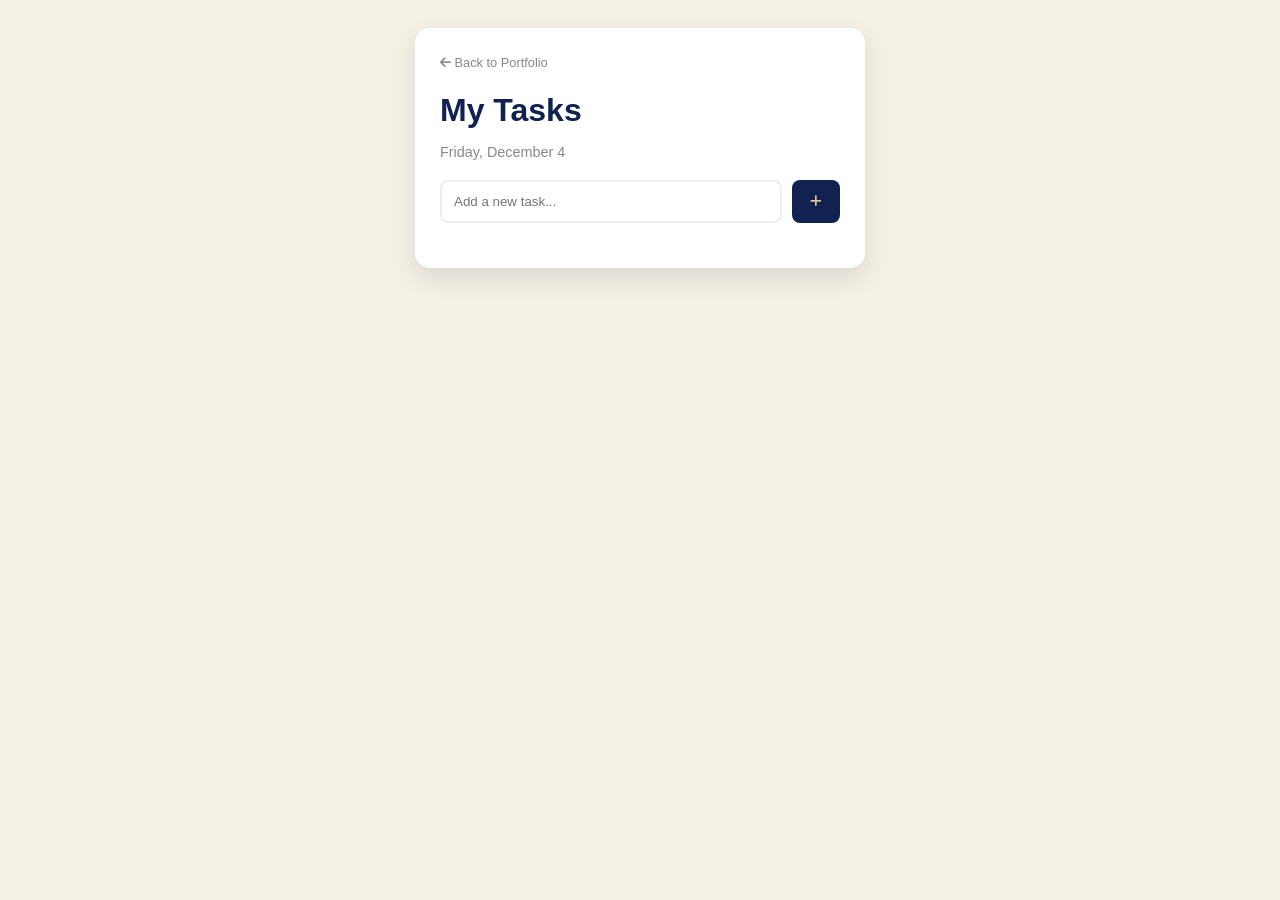
<file: SmartToDo/index.html>
<!DOCTYPE html>
<html lang="en">
<head>
    <meta charset="UTF-8">
    <meta name="viewport" content="width=device-width, initial-scale=1.0">
    <title>Smart To-Do List</title>
    <link rel="stylesheet" href="https://cdnjs.cloudflare.com/ajax/libs/font-awesome/6.0.0/css/all.min.css">
    <link rel="stylesheet" href="style.css">
</head>
<body>

    <div class="todo-container">
        <a href="../index.html" style="text-decoration: none; color: #888; font-size: 0.8rem;">
            <i class="fas fa-arrow-left"></i> Back to Portfolio
        </a>
        <header>
            <h1>My Tasks</h1>
            <p id="date-today"></p>
        </header>

        <div class="input-section">
            <input type="text" id="taskInput" placeholder="Add a new task...">
            <button id="addBtn"><i class="fas fa-plus"></i></button>
        </div>

        <ul id="taskList">
            <!-- Dito papasok ang mga tasks via JavaScript -->
        </ul>
    </div>

    <script src="script.js"></script>
</body>
</html>
</file>
<file: SmartToDo/style.css>
:root {
    --primary: #112250; /* Royal Blue mo */
    --accent: #E0C58F;  /* Quicksand Gold mo */
    --bg: #F5F0E6;      /* Swan Wing background */
}

body {
    background-color: var(--bg);
    font-family: sans-serif;
    display: flex;
    justify-content: center;
    padding: 20px;
}

.todo-container {
    background: white;
    width: 100%;
    max-width: 400px;
    padding: 25px;
    border-radius: 15px;
    box-shadow: 0 10px 25px rgba(0,0,0,0.1);
}

header h1 {
    color: var(--primary);
    margin-bottom: 5px;
}

#date-today {
    color: #888;
    font-size: 0.9rem;
    margin-bottom: 20px;
}

.input-section {
    display: flex;
    gap: 10px;
    margin-bottom: 20px;
}

input {
    flex: 1;
    padding: 12px;
    border: 2px solid #eee;
    border-radius: 8px;
    outline: none;
}

input:focus { border-color: var(--accent); }

#addBtn {
    background: var(--primary);
    color: var(--accent);
    border: none;
    padding: 12px 18px;
    border-radius: 8px;
    cursor: pointer;
}

ul { list-style: none; padding: 0; }

li {
    background: #fff;
    border: 1px solid #eee;
    padding: 12px;
    margin-bottom: 10px;
    border-radius: 8px;
    display: flex;
    justify-content: space-between;
    align-items: center;
    animation: fadeIn 0.3s ease;
}

@keyframes fadeIn {
    from { opacity: 0; transform: translateY(10px); }
    to { opacity: 1; transform: translateY(0); }
}

.delete-btn {
    color: #e74c3c;
    cursor: pointer;
    background: none;
    border: none;
}

/* Idagdag ito sa huli ng style.css */
.task-text {
    flex: 1;
    cursor: pointer;
    transition: 0.3s;
}

/* Style para sa tapos na na task */
.completed .task-text {
    text-decoration: line-through;
    color: #888;
    opacity: 0.6;
}

li {
    transition: 0.3s;
}

/* Background change pag tapos na */
li.completed {
    background-color: #f1f1f1;
    border-left: 5px solid #888;
}
</file>
